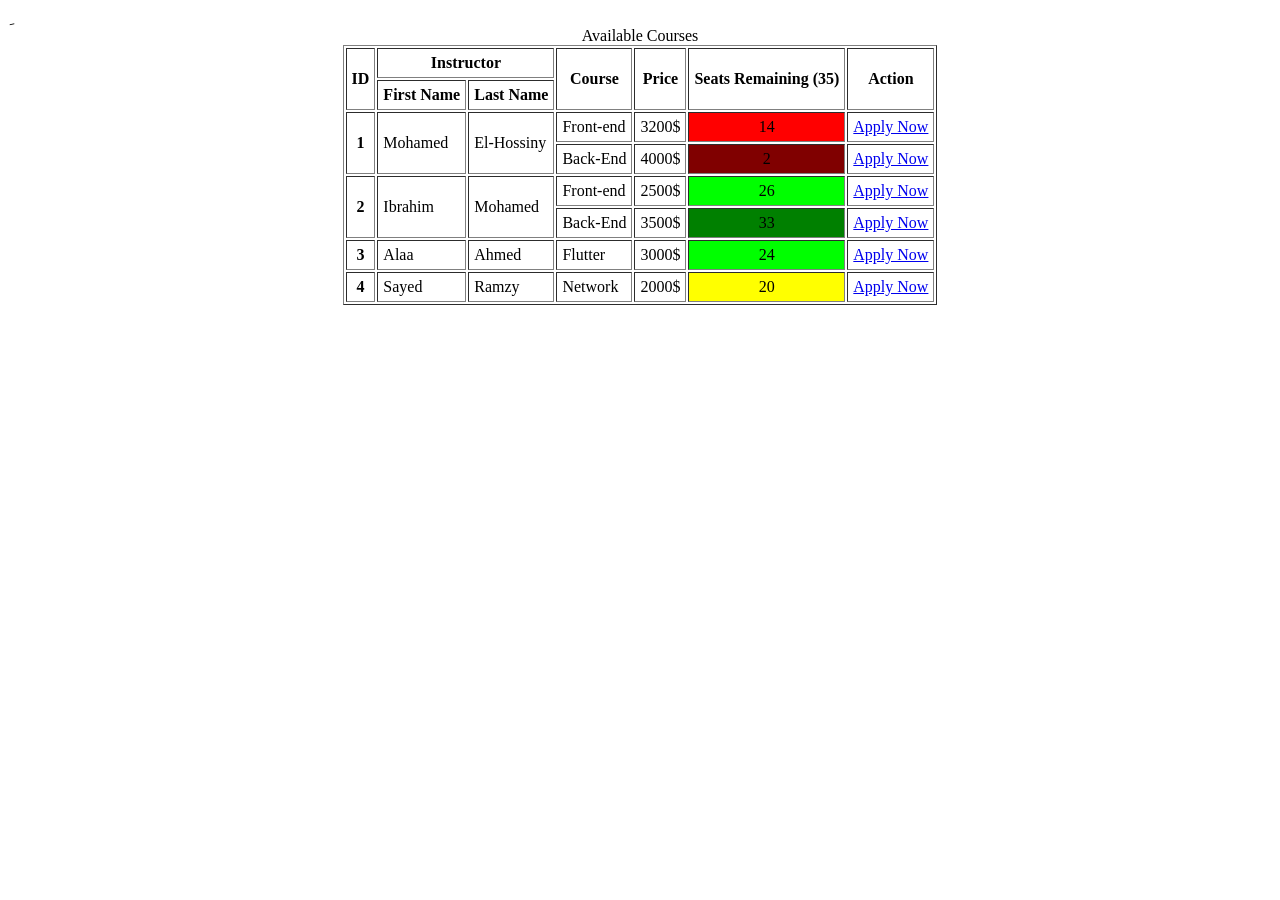
<file: Session 4 Task/index.html>
<!DOCTYPE html>
<html lang="en">

<head>
    <meta charset="UTF-8">
    <meta name="viewport" content="width=device-width, initial-scale=1.0">
    <title></title>
</head>

<body>
    <table border="1" cellpadding="5" align="center">
        <caption>Available Courses</caption>
        <thead>
            <tr>
                <th scope="col" rowspan="2">ID</th>
                <th scope="colgroup" colspan="2">Instructor</th>
                <th scope="col" rowspan="2">Course</th>
                <th scope="col" rowspan="2">Price</th>
                <th scope="col" rowspan="2">Seats Remaining (35)</th>
                <th scope="col" rowspan="2">Action</th>
            </tr>
            <tr>
                <th>First Name</th>
                <th>Last Name</th>
            </tr>
        </thead>
        <tbody>
            <tr>
                <th rowspan="2" scope="rowgroup">1</th>
                <td rowspan="2">Mohamed</td>
                <td rowspan="2">El-Hossiny</td>
                <td>Front-end</td>
                <td>3200$</td>
                <td align="center" bgcolor="red">14</td>
                <td><a href="./apply.html" target="_self">Apply Now</a></td>
            </tr>
            <tr>
                <td>Back-End</td>
                <td>4000$</td>
                <td align="center" bgcolor="Maroon">2</td>
                <td><a href="./apply.html" target="_self">Apply Now</a></td>ِ
            </tr>
            <tr>
                <th rowspan="2" scope="rowgroup">2</th>
                <td rowspan="2">Ibrahim</td>
                <td rowspan="2">Mohamed</td>
                <td>Front-end</td>
                <td>2500$</td>
                <td align="center" bgcolor="Lime">26</td>
                <td><a href="./apply.html" target="_self">Apply Now</a></td>
            </tr>
            <tr>
                <td>Back-End</td>
                <td>3500$</td>
                <td align="center" bgcolor="green">33</td>
                <td><a href="./apply.html" target="_self">Apply Now</a></td>
            </tr>
            <tr>
                <th scope="row">3</th>
                <td>Alaa</td>
                <td>Ahmed</td>
                <td>Flutter</td>
                <td>3000$</td>
                <td align="center" bgcolor="Lime">24</td>
                <td><a href="./apply.html" target="_self">Apply Now</a></td>
            </tr>
            <tr>
                <th scope="row">4</th>
                <td>Sayed</td>
                <td>Ramzy</td>
                <td>Network</td>
                <td>2000$</td>
                <td align="center" bgcolor="yellow">20</td>
                <td><a href="./apply.html" target="_self">Apply Now</a></td>
            </tr>
        </tbody>
    </table>
</body>

</html>
</file>
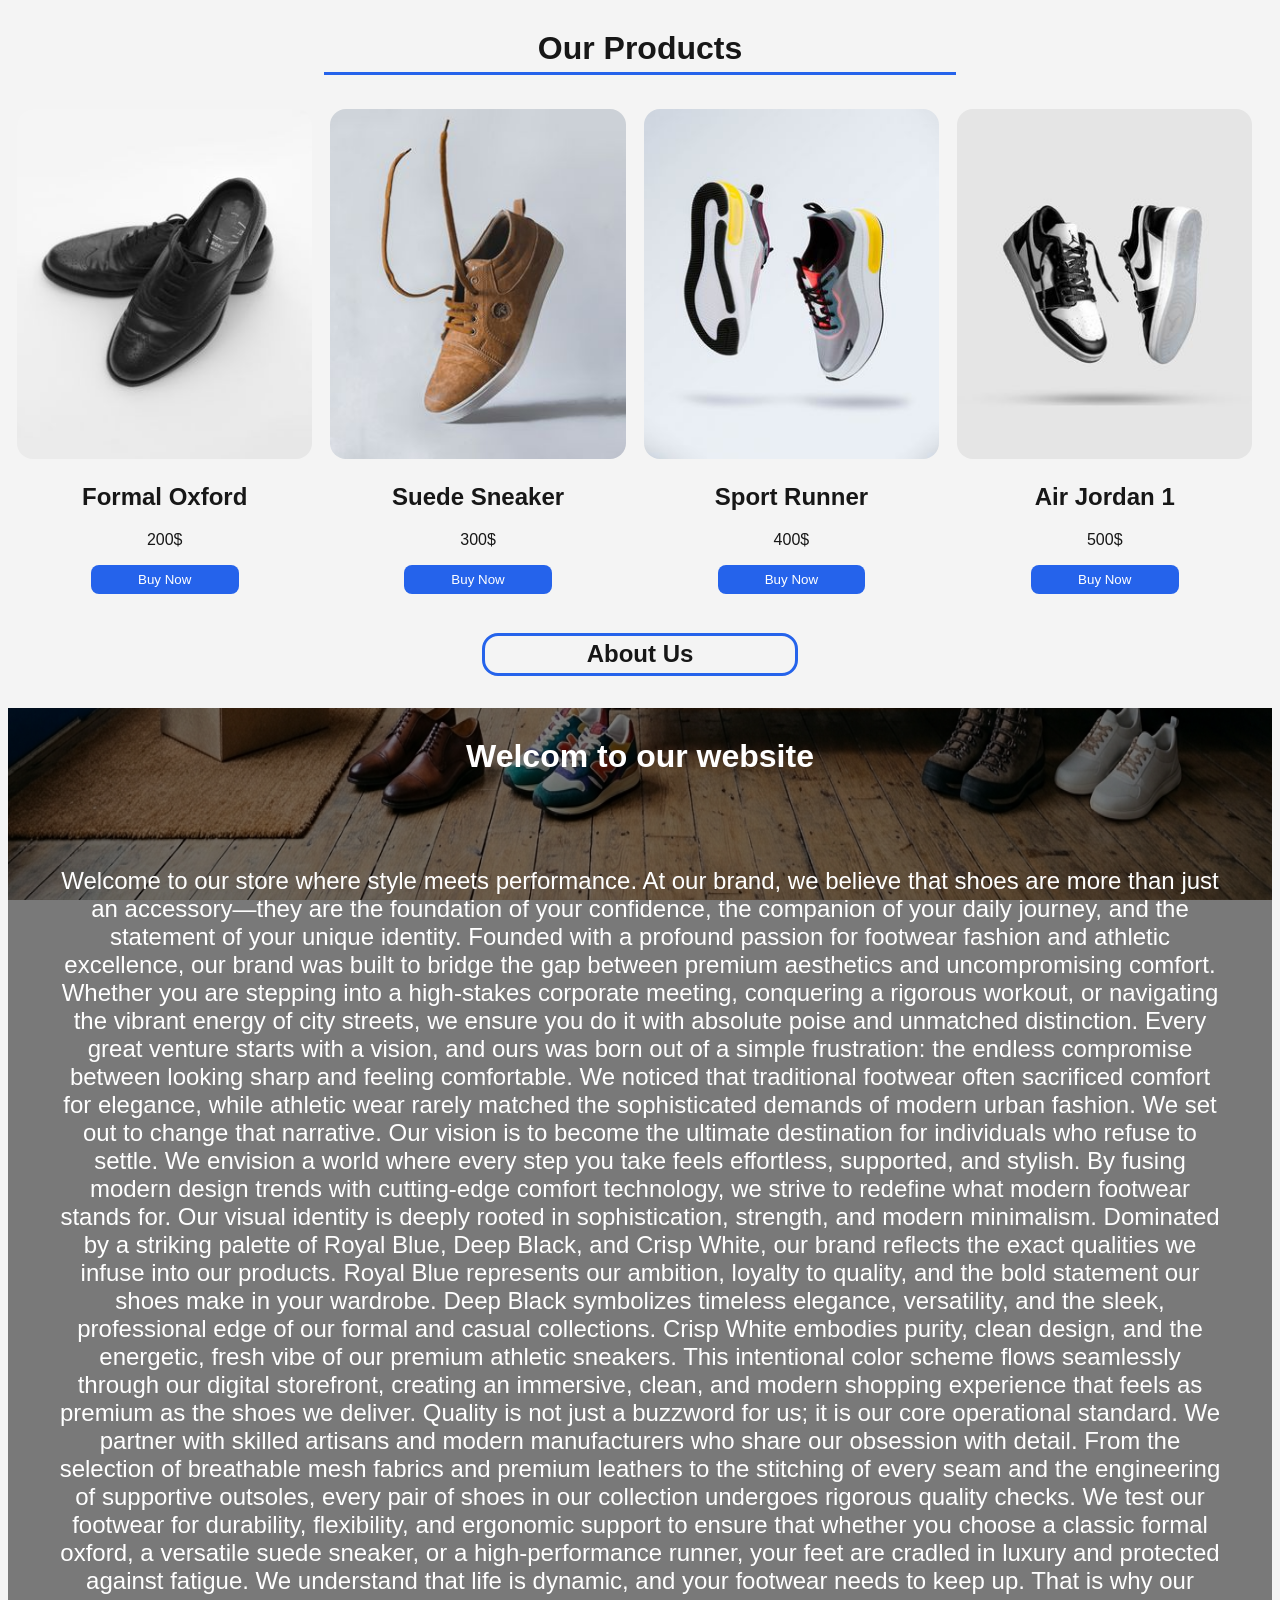
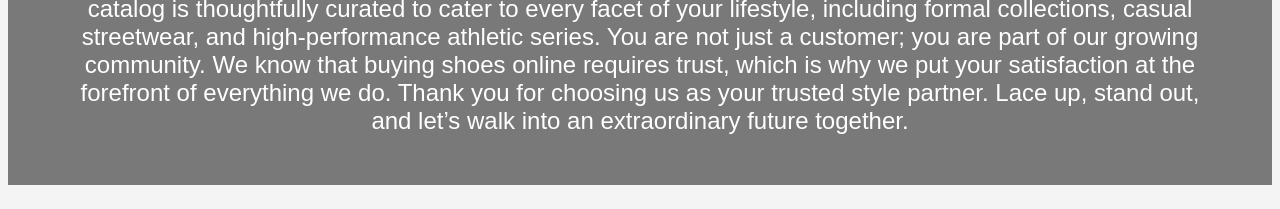
<file: session 7 Task/index.html>
<!DOCTYPE html>
<html lang="en">

<head>
    <meta charset="UTF-8">
    <meta name="viewport" content="width=device-width, initial-scale=1.0">
    <title>Document</title>
    <link rel="stylesheet" href="./style.css">
</head>

<body>
    <h1>Our Products</h1>
    <div class="main-cards">
        <div>
            <img src="./assets/imgs/pexels-alipli-15557047.jpg" alt="Formal Oxford">
            <h2>Formal Oxford</h2>
            <p>200$</p>
            <button>Buy Now</button>
        </div>
        <div>
            <img src="./assets/imgs/pexels-ishaanaggarwal-7873486.jpg" alt="Suede Sneaker">
            <h2>Suede Sneaker</h2>
            <p>300$</p>
            <button>Buy Now</button>
        </div>
        <div>
            <img src="./assets/imgs/pexels-melvin-buezo-1253763-2529148.jpg" alt="Sport Runner">
            <h2>Sport Runner</h2>
            <p>400$</p>
            <button>Buy Now</button>
        </div>
        <div>
            <img src="./assets/imgs/pexels-sadegh-abdollahi-214376992-13600672.jpg" alt="Air Jordan 1">
            <h2>Air Jordan 1</h2>
            <p>500$</p>
            <button>Buy Now</button>
        </div>
    </div>
    <div class="clear"></div>
    <h2 class="about-us">About us</h2>
    <div class="photo">
        <div class="caption">
            <h3>Welcom to our website</h3>
            <p>Welcome to our store where style meets performance. At our brand, we believe that shoes are more than
                just an accessory—they are the foundation of your confidence, the companion of your daily journey, and
                the statement of your unique identity. Founded with a profound passion for footwear fashion and athletic
                excellence, our brand was built to bridge the gap between premium aesthetics and uncompromising comfort.
                Whether you are stepping into a high-stakes corporate meeting, conquering a rigorous workout, or
                navigating the vibrant energy of city streets, we ensure you do it with absolute poise and unmatched
                distinction. Every great venture starts with a vision, and ours was born out of a simple frustration:
                the endless compromise between looking sharp and feeling comfortable. We noticed that traditional
                footwear often sacrificed comfort for elegance, while athletic wear rarely matched the sophisticated
                demands of modern urban fashion. We set out to change that narrative. Our vision is to become the
                ultimate destination for individuals who refuse to settle. We envision a world where every step you take
                feels effortless, supported, and stylish. By fusing modern design trends with cutting-edge comfort
                technology, we strive to redefine what modern footwear stands for. Our visual identity is deeply rooted
                in sophistication, strength, and modern minimalism. Dominated by a striking palette of Royal Blue, Deep
                Black, and Crisp White, our brand reflects the exact qualities we infuse into our products. Royal Blue
                represents our ambition, loyalty to quality, and the bold statement our shoes make in your wardrobe.
                Deep Black symbolizes timeless elegance, versatility, and the sleek, professional edge of our formal and
                casual collections. Crisp White embodies purity, clean design, and the energetic, fresh vibe of our
                premium athletic sneakers. This intentional color scheme flows seamlessly through our digital
                storefront, creating an immersive, clean, and modern shopping experience that feels as premium as the
                shoes we deliver. Quality is not just a buzzword for us; it is our core operational standard. We partner
                with skilled artisans and modern manufacturers who share our obsession with detail. From the selection
                of breathable mesh fabrics and premium leathers to the stitching of every seam and the engineering of
                supportive outsoles, every pair of shoes in our collection undergoes rigorous quality checks. We test
                our footwear for durability, flexibility, and ergonomic support to ensure that whether you choose a
                classic formal oxford, a versatile suede sneaker, or a high-performance runner, your feet are cradled in
                luxury and protected against fatigue. We understand that life is dynamic, and your footwear needs to
                keep up. That is why our catalog is thoughtfully curated to cater to every facet of your lifestyle,
                including formal collections, casual streetwear, and high-performance athletic series. You are not just
                a customer; you are part of our growing community. We know that buying shoes online requires trust,
                which is why we put your satisfaction at the forefront of everything we do. Thank you for choosing us as
                your trusted style partner. Lace up, stand out, and let’s walk into an extraordinary future together.
            </p>
        </div>
    </div>
</body>

</html>
</file>
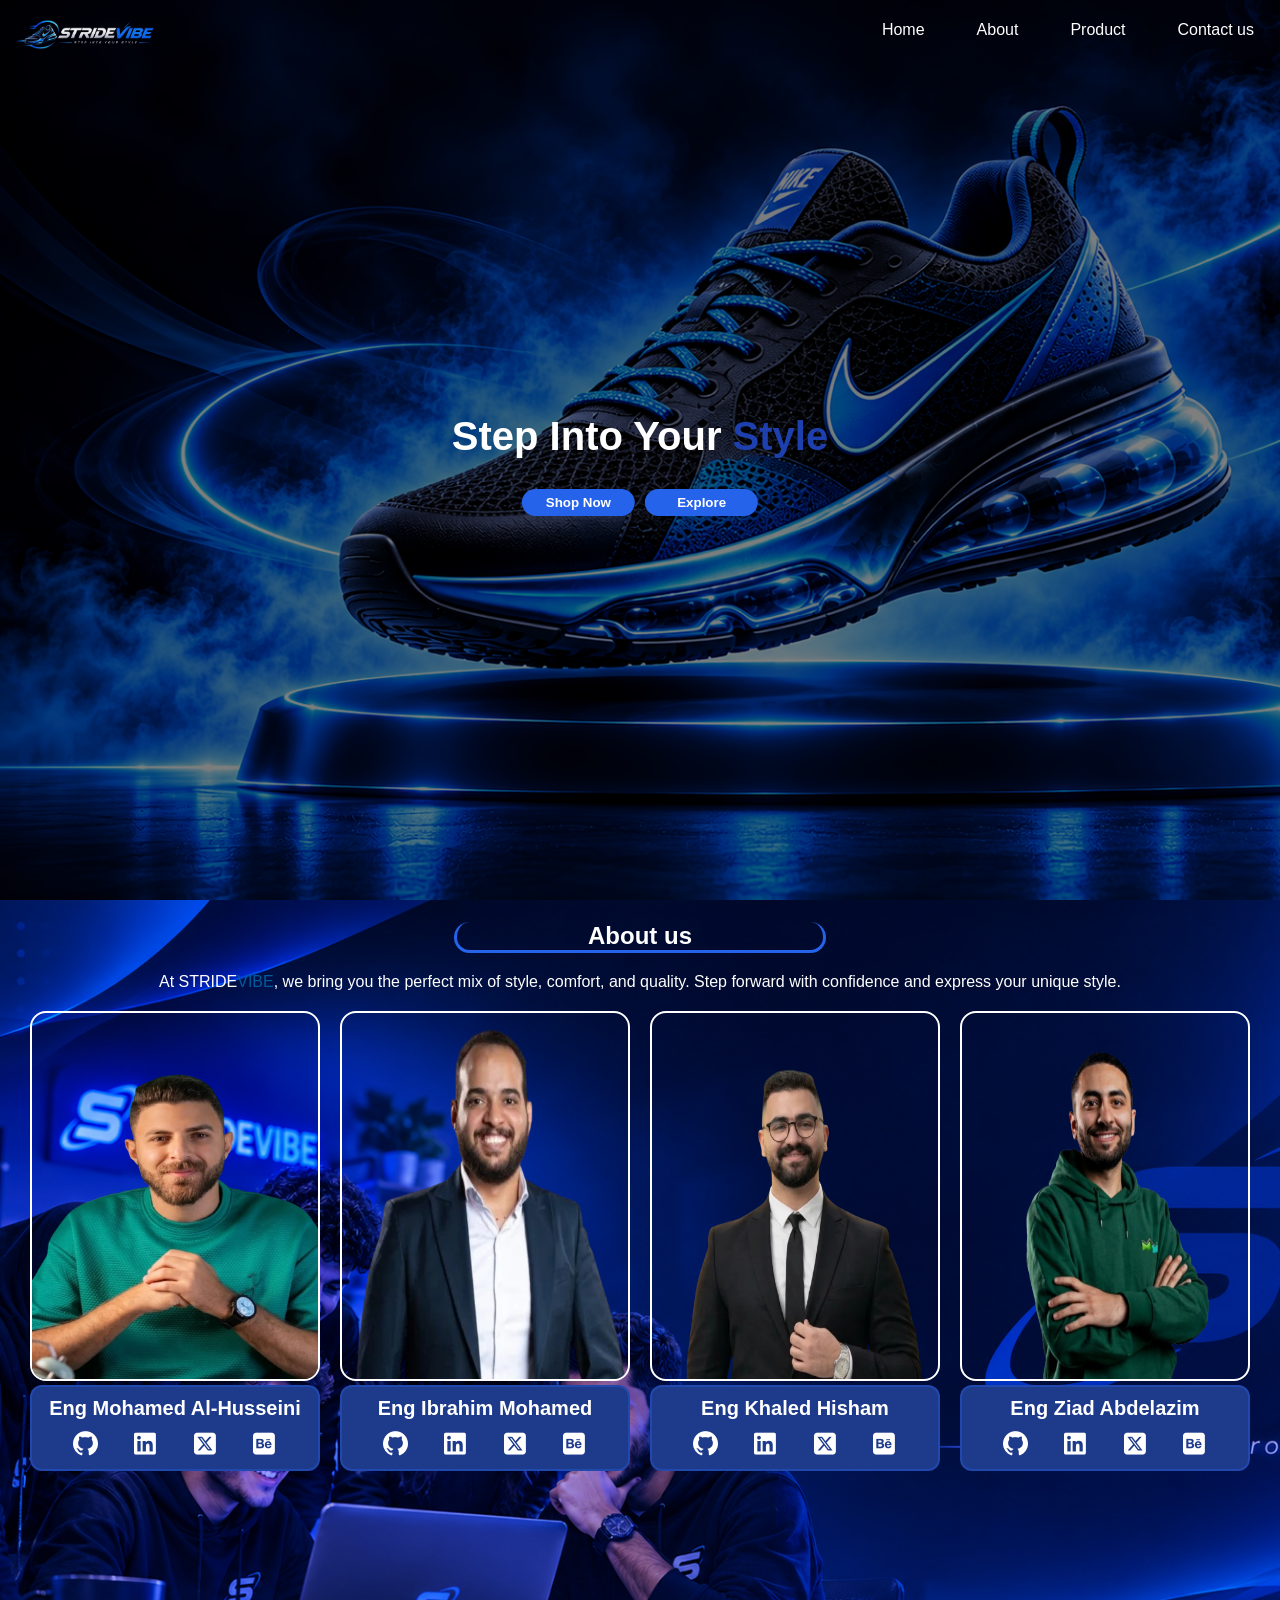
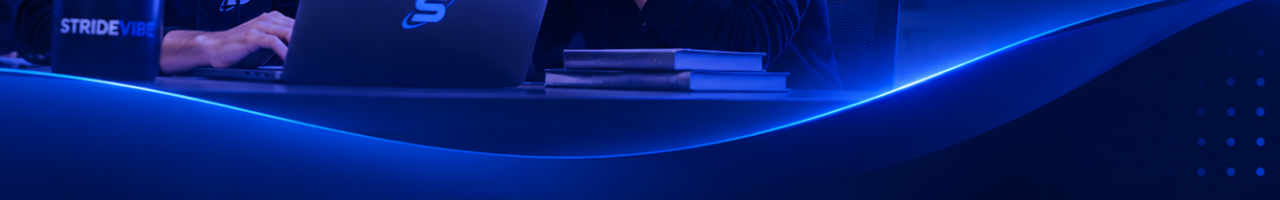
<file: session 8 task/index.html>
<!DOCTYPE html>
<html lang="en">

<head>
    <meta charset="UTF-8">
    <meta name="viewport" content="width=device-width, initial-scale=1.0">
    <title>Document</title>
    <link rel="stylesheet" href="./assets/vendors/fontawsome/css/all.min.css">
    <link rel="stylesheet" href="./assets/css/style.css">
</head>

<body>
    <div class="hero">
        <div class="layout">
            <div class="nav">
                <div class="logo">
                    <img src="./assets/imgs/StrideVibe_Neon_Motion_Logo-removebg-preview.png" alt="shoe logo">
                </div>
                <div class="menu-icon">
                    <i class="fa-solid fa-bars"></i>
                </div>
                <ul>
                    <li><a href="">Home</a></li>
                    <li><a href="">About</a></li>
                    <li><a href="">Product</a></li>
                    <li><a href="">Contact us</a></li>

                </ul>
            </div>
            <div class="caption">
                <h1>Step Into Your <SPan style="color:#1E40AF ;">Style</SPan></h1>
                <button>Shop Now</button>
                <button>Explore</button>
            </div>
        </div>
    </div>
    <div class="about-us">
        <h2>About us</h2>
        <p>At STRIDE<span style="color: #005A9C;">VIBE</span>, we bring you the perfect mix of style, comfort, and
            quality. Step forward with confidence and
            express your unique style.</p>
        <div class="row">
            <div class="card">
                <div class="user-img">
                    <img src="./assets/imgs/6a5f43dad4cb2-removebg-preview.png" alt="eng mohamed">
                    <div class="layout">
                        <h3>Eng Mohamed Al-Husseini</h3>
                        <div class="icons">
                            <a href=""><i class="fa-brands fa-github"></i></a>
                            <a href=""><i class="fa-brands fa-linkedin"></i></a>
                            <a href=""><i class="fa-brands fa-square-x-twitter"></i></a>
                            <a href=""><i class="fa-brands fa-square-behance"></i></a>
                        </div>
                    </div>
                </div>
            </div>
            <div class="card">
                <div class="user-img">
                    <img src="./assets/imgs/6a11c00fe5bda-removebg-preview.png" alt="eng ibrahim">
                    <div class="layout">
                        <h3>Eng Ibrahim Mohamed</h3>
                        <div class="icons">
                            <a href=""><i class="fa-brands fa-github"></i></a>
                            <a href=""><i class="fa-brands fa-linkedin"></i></a>
                            <a href=""><i class="fa-brands fa-square-x-twitter"></i></a>
                            <a href=""><i class="fa-brands fa-square-behance"></i></a>
                        </div>
                    </div>
                </div>
            </div>
            <div class="card">
                <div class="user-img">
                    <img src="./assets/imgs/6a5f559c050a6-removebg-preview.png" alt="eng Khaled">
                    <div class="layout">
                        <h3>Eng Khaled Hisham</h3>
                        <div class="icons">
                            <a href=""><i class="fa-brands fa-github"></i></a>
                            <a href=""><i class="fa-brands fa-linkedin"></i></a>
                            <a href=""><i class="fa-brands fa-square-x-twitter"></i></a>
                            <a href=""><i class="fa-brands fa-square-behance"></i></a>
                        </div>
                    </div>
                </div>
            </div>
            <div class="card">
                <div class="user-img">
                    <img src="./assets/imgs/6ad4bab515f5e-removebg-preview.png" alt="eng zyad">
                    <div class="layout">
                        <h3>Eng Ziad Abdelazim</h3>
                        <div class="icons">
                            <a href=""><i class="fa-brands fa-github"></i></a>
                            <a href=""><i class="fa-brands fa-linkedin"></i></a>
                            <a href=""><i class="fa-brands fa-square-x-twitter"></i></a>
                            <a href=""><i class="fa-brands fa-square-behance"></i></a>
                        </div>
                    </div>
                </div>
            </div>
        </div>
    </div>
</body>

</html>
</file>
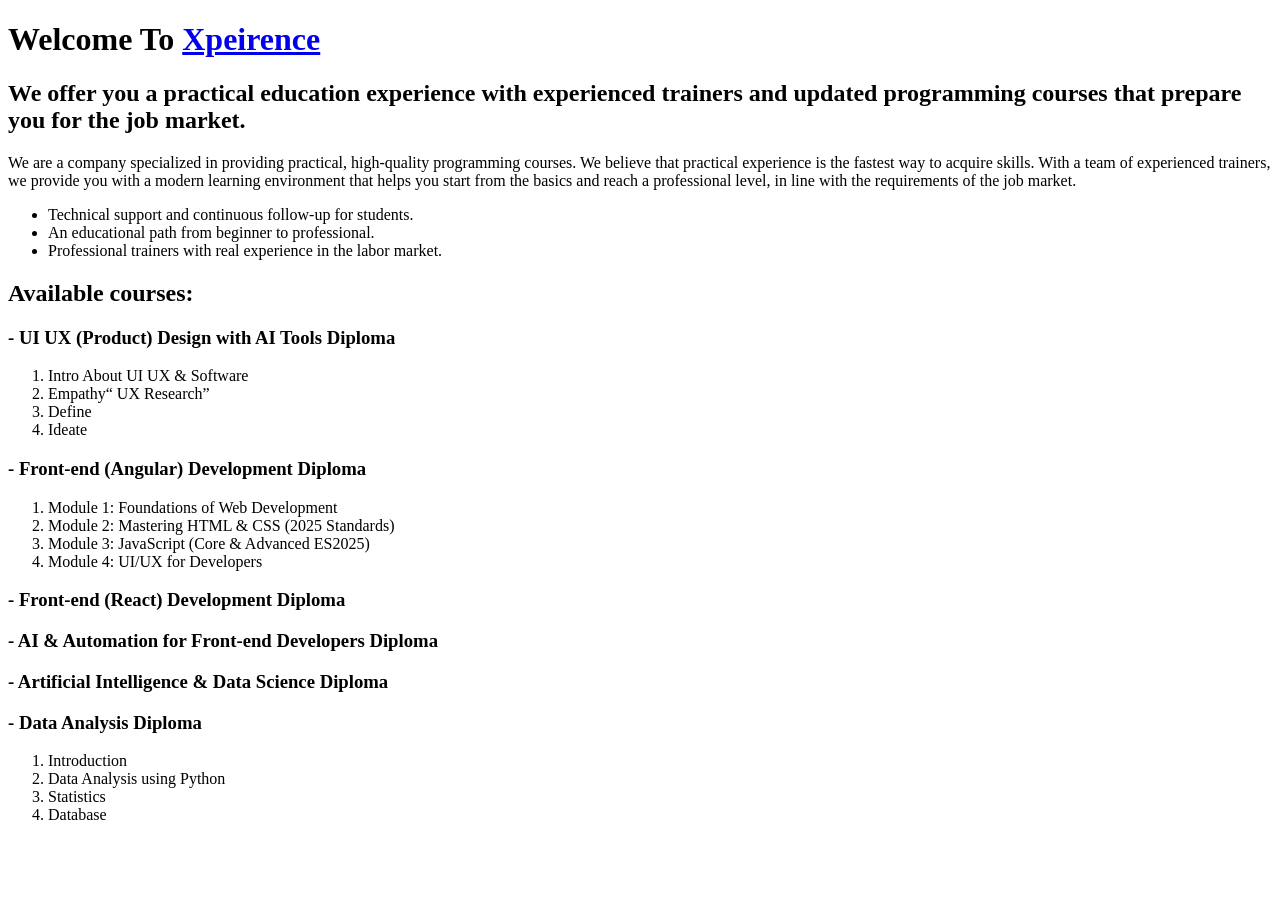
<file: Session 2 Task/sessiontwo.html>
<!DOCTYPE html>
<html lang="en">

<head>
    <meta charset="UTF-8">
    <meta name="viewport" content="width=device-width, initial-scale=1.0">
    <title>Document</title>
</head>

<body>
    <H1> Welcome To <a href="https://xperience-eg.com/" target="_blank">Xpeirence</a></H1>

    <h2> We offer you a practical education experience with experienced trainers and updated programming courses that
        prepare you for the job market.</h2>


    <p> We are a company specialized in providing practical, high-quality programming courses. We believe that practical
        experience is the fastest way to acquire skills. With a team of experienced trainers, we provide you with a
        modern learning environment that helps you start from the basics and reach a professional level, in line with
        the requirements of the job market.</p>

    <p>
    <ul>
        <li>Technical support and continuous follow-up for students.</li>
        <li> An educational path from beginner to professional.</li>
        <li> Professional trainers with real experience in the labor market.</li>
        </p>
    </ul>

    <h2>Available courses:</h2>

    <h3>- UI UX (Product) Design with AI Tools Diploma
    </h3>

    <p>
    <ol>
        <li>Intro About UI UX & Software</li>
        <li>Empathy“ UX Research”</li>
        <li>Define</li>
        <li>Ideate</li>
        </p>
    </ol>

    <h3>- Front-end (Angular) Development Diploma
    </h3>

    <p>
    <ol>
        <li>Module 1: Foundations of Web Development</li>
        <li>Module 2: Mastering HTML & CSS (2025 Standards)</li>
        <li>Module 3: JavaScript (Core & Advanced ES2025)</li>
        <li>Module 4: UI/UX for Developers</li>
        </p>
    </ol>

    <h3>- Front-end (React) Development Diploma
    </h3>

    <h3>- AI & Automation for Front-end Developers Diploma
    </h3>

    <h3>- Artificial Intelligence & Data Science Diploma
    </h3>

    <h3>- Data Analysis Diploma
    </h3>

    <p>
    <ol>
        <li>Introduction</li>
        <li>Data Analysis using Python</li>
        <li>Statistics</li>
        <li>Database</li>
        </p>
    </ol>


</body>

</html>
</file>
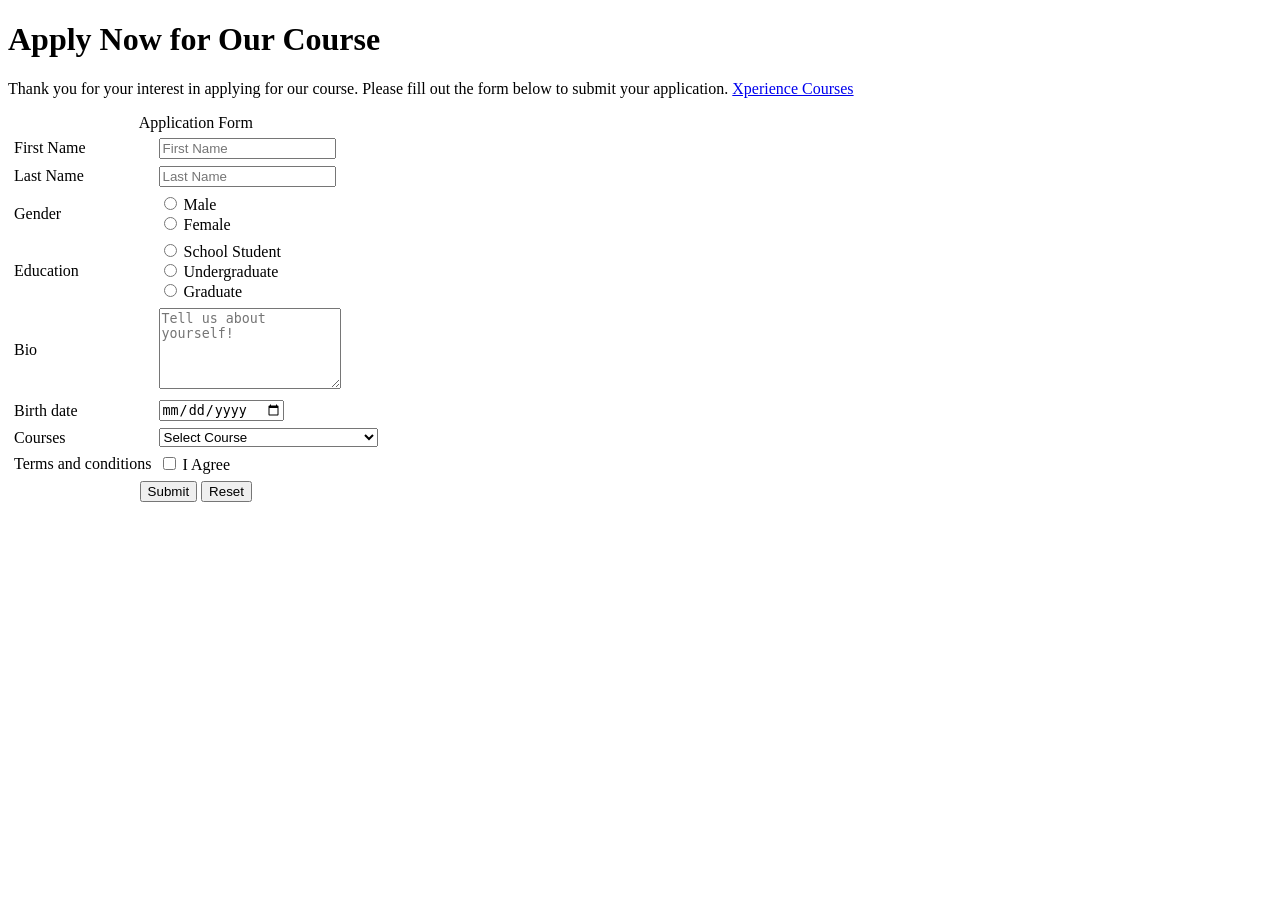
<file: Session 4 Task/apply.html>
<!DOCTYPE html>
<html lang="en">

<head>
    <meta charset="UTF-8">
    <meta name="viewport" content="width=device-width, initial-scale=1.0">
    <title>Document</title>
</head>

<body>
    <h1>Apply Now for Our Course</h1>

    <p>Thank you for your interest in applying for our course. Please fill out the form below to submit your
        application. <a href="./index.html" target="_self"> Xperience Courses</a>
    </p>
    <form>
        <table cellspacing="5">
            <caption>Application Form</caption>
            <tbody>
                <tr>
                    <td>First Name</td>
                    <td><input type="text" placeholder="First Name" name="first_name" required></td>
                </tr>
                <tr>
                    <td>Last Name</td>
                    <td><input type="text" placeholder="Last Name" name="last_name" required></td>
                </tr>
                <tr>
                    <td>Gender</td>
                    <td><input type="radio" name="gender" value="male">
                        <label>Male</label><br>
                        <input type="radio" name="gender" value="Female">
                        <label>Female</label>
                    </td>

                </tr>
                <td>Education</td>
                <td><input type="radio" name="education" value=" School Student" required>
                    <label> School Student</label><br>
                    <input type="radio" name="education" value=" Undergraduate" required>
                    <label> Undergraduate</label><br>
                    <input type="radio" name="education" value="Graduate" required>
                    <label>Graduate</label>
                </td>
                <tr>
                    <td>Bio</td>
                    <td><textarea placeholder="Tell us about yourself!" rows="5"></textarea></td>
                </tr>
                <tr>
                    <td>Birth date</td>
                    <td><input type="date" name="date" required></td>
                </tr>
                <tr>
                    <td>Courses</td>
                    <td><select name="course" required>
                            <option value="" selected disabled>Select Course</option>
                            <option value="front-end mohamed el-hossiny">Front-End | Mohamed El-Hossiny</option>
                            <option value="back-end  mohamed el-hossiny">Back-End | Mohamed El-Hossiny</option>
                            <option value="front-end ibrahim mohamed ">Front-End | Ibrahim Mohamed</option>
                            <option value="back-end ibrahim mohamed">Back-End | Ibrahim Mohamed</option>
                            <option value="flatter">Flutter | Alaa Ahmed </option>
                            <option value="network">Network | Sayed Ramzy</option>
                        </select></td>
                </tr>
                <tr>
                    <td>Terms and conditions</td>
                    <td><input type="checkbox" name="agree" required>
                        <label>I Agree </label>
                    </td>
                </tr>
                <tr>
                    <td align="center" colspan="2"><button type="submit">Submit</button>
                        <button type="reset">Reset</button>
                    </td>
                </tr>
            </tbody>
        </table>
    </form>

</body>

</html>
</file>
<file: session 7 Task/style.css>
*{
    box-sizing:border-box ;
}
body {
    background-color: #F4F4F4;
    color: #171717;
    font-family: Arial, sans-serif;
}
h1 {
    text-align:center ;
    border-block-end: 3px solid #2563EB;
    width: 50%;
    padding-block-end: 5px;
    margin: 30px auto;
    text-transform: capitalize;
}
.main-cards div {
    float: inline-start;
    border: 3px transparent #E5E7EB;
    margin-inline:5px;
    border-radius: 8px;
    padding: 4px;
    text-align: center;
    width: 24%;
}
.main-cards div img{
    width: 100%;
    height: 350px;
border-radius: 16px;
}
button {
    background-color: #2563EB;
    color: white;
    border: none;
    padding: 7px 10px;
    margin-block-end: 5px;
    cursor: pointer;
    border-radius: 8px;
    width: 50%;
}
.clear{
    clear: both;
}
.about-us{
   text-align:center ;
    border-block: 3px solid #2563EB;
    border-inline:3px solid #2563EB;
    border-radius: 16px;
    padding-block: 4px;
    width: 25%;
    padding-block-end: 5px;
    margin: 30px auto;
    text-transform: capitalize;
}
.photo{
    background-image: url("./assets/imgs/Gemini_Generated_Image_tidvritidvritidv.jpg");
    background-attachment: fixed;
    background-size: 100% 100%;
}
.photo .caption{
    text-align: center;
    background-color: rgba(0, 0, 0, 0.5);
}
.photo .caption h3{
    padding: 30px 0px 10px;
    font-size: 32px;
    color: white;
}
.photo .caption p{
    padding: 50px;
    font-size: 150%;
   color: white;
}
</file>
<file: session 8 task/assets/css/style.css>
*{
    box-sizing: border-box;
    margin: 0;
    padding: 0;
}

body{

    font-family: 'Poppins', sans-serif
    
}

.hero{
    background-image: url(../imgs/Futuristic\ Blue\ Sneaker\ Showcase.png);
    background-size: cover;
    background-attachment:scroll;
    min-height: 100dvh;
    margin-bottom: 0px;
}

.hero .layout{
    background-color: rgba(0, 0,0, 0.5);
    min-height: 100dvh;
     padding-bottom: 20px;
}
.hero .layout .nav{
    display: flex;
    justify-content: space-between;
    align-items: center;
    height: 60px;
    font-weight: 500;
}

.hero .layout .nav .menu-icon{
    color: white;
    font-size: 20px;
    padding: 10px;
    display: none;
}

.hero .layout .nav ul{
 list-style-type: none;
 display: flex;
}

.hero .layout .nav .logo{
   padding: 0px 10px;
}

.hero .layout .nav .logo img {
    width:150px;
    background: transparent;
    margin-top: 20px;
}

.hero .layout .nav ul li{
    margin: 20px;
}

.hero .layout .nav ul li a{
   text-decoration: none;
    padding: 6px;
    color: white;
    transition: all 0.3s;
    border-radius: 16px;
}
.hero .layout .nav ul li a:hover{
background-color:#3B82F6 ;
 box-shadow: 0 0 15px rgba(37, 99, 235, 0.5);
color: white;
}


.hero .layout .caption {
    text-align: center;
     position: absolute;
     left: 50%;
     top: 50%;
     transform: translate(-50%, -50%);
}

.hero .layout .caption h1{
    margin: 30px 0px;
    font-size: 2.5rem;
    font-family: Arial, sans-serif;
    color: white;
}
.hero .layout .caption button {
    color: white;
    background-color: #2563EB;
    border: none;
    border-radius: 16px;
    transition: 0.3s;
    padding: 6px 6px;
    margin-inline: 3pX;
    cursor: pointer;
    width: 30%;
     white-space: nowrap;
    font-weight: bold;
    &:hover {
        background-color: #1D4ED8;
        transform: translateY(-3px);
         box-shadow: 0 0 15px rgba(37, 99, 235, 0.5);
        
    }
}

.about-us{
    margin-top: 0px;
    padding: 20px;
    background-image: url(../imgs/Together_We_Grow_Teamwork_in_Blue.png);
     background-size:cover;
     background-position: center;
     background-repeat: no-repeat;
     min-height: 100vh;
     height: auto;
    color: white;
}
.about-us h2{
   text-align: center;
   width: 30%;
   margin: 2px auto 20px;
   border-radius: 30px;
   border: 3px solid #2563EB;
   border-top: none;
}

.about-us p{
    text-align: center;
    margin-top: 20px;
    margin-bottom: 20px;
}

.about-us .row{
    display: flex;
    flex-wrap: wrap;

}
.about-us .row .card{
    width: 25%;
    padding-inline: 10px;
}

.about-us .row .card .user-img{
    position: relative;
    
}

.about-us .row .card .user-img img{
    width: 100%;
    height: 370px;
    border-radius: 16px;
    border: solid 2px;
}

.about-us .row .card .user-img .layout{
    background-color:#1E3A8A ;
    width: 100%;
    display: flex;
    flex-direction: column;
    justify-content: space-between;
    align-items: center;
    padding: 10px;
    transition: 0.7s;
    border: 2px solid rgba(37, 99, 235, 0.35);
    border-radius: 12px;
     &:hover {
        background-color: #2563EB;
        border: 2px solid #2563EB;
        transform: translateY(-3px);
        box-shadow: 0 0 15px rgba(37, 99, 235, 0.5);
        
    }
}

.about-us .row .card .user-img .layout h3{
    font-size: 20px;
    margin-bottom: 10px;
}

.about-us .row .card .user-img .layout .icons{
    width: 100%;
    display: flex;
    justify-content: space-evenly;
    & a{
     text-decoration: none;
     color: white;
     font-size: 25px;
     transition: 0.3s;
     &:hover{
        color:white;
          transform: translateY(-3px);

     }
    }
}
</file>
